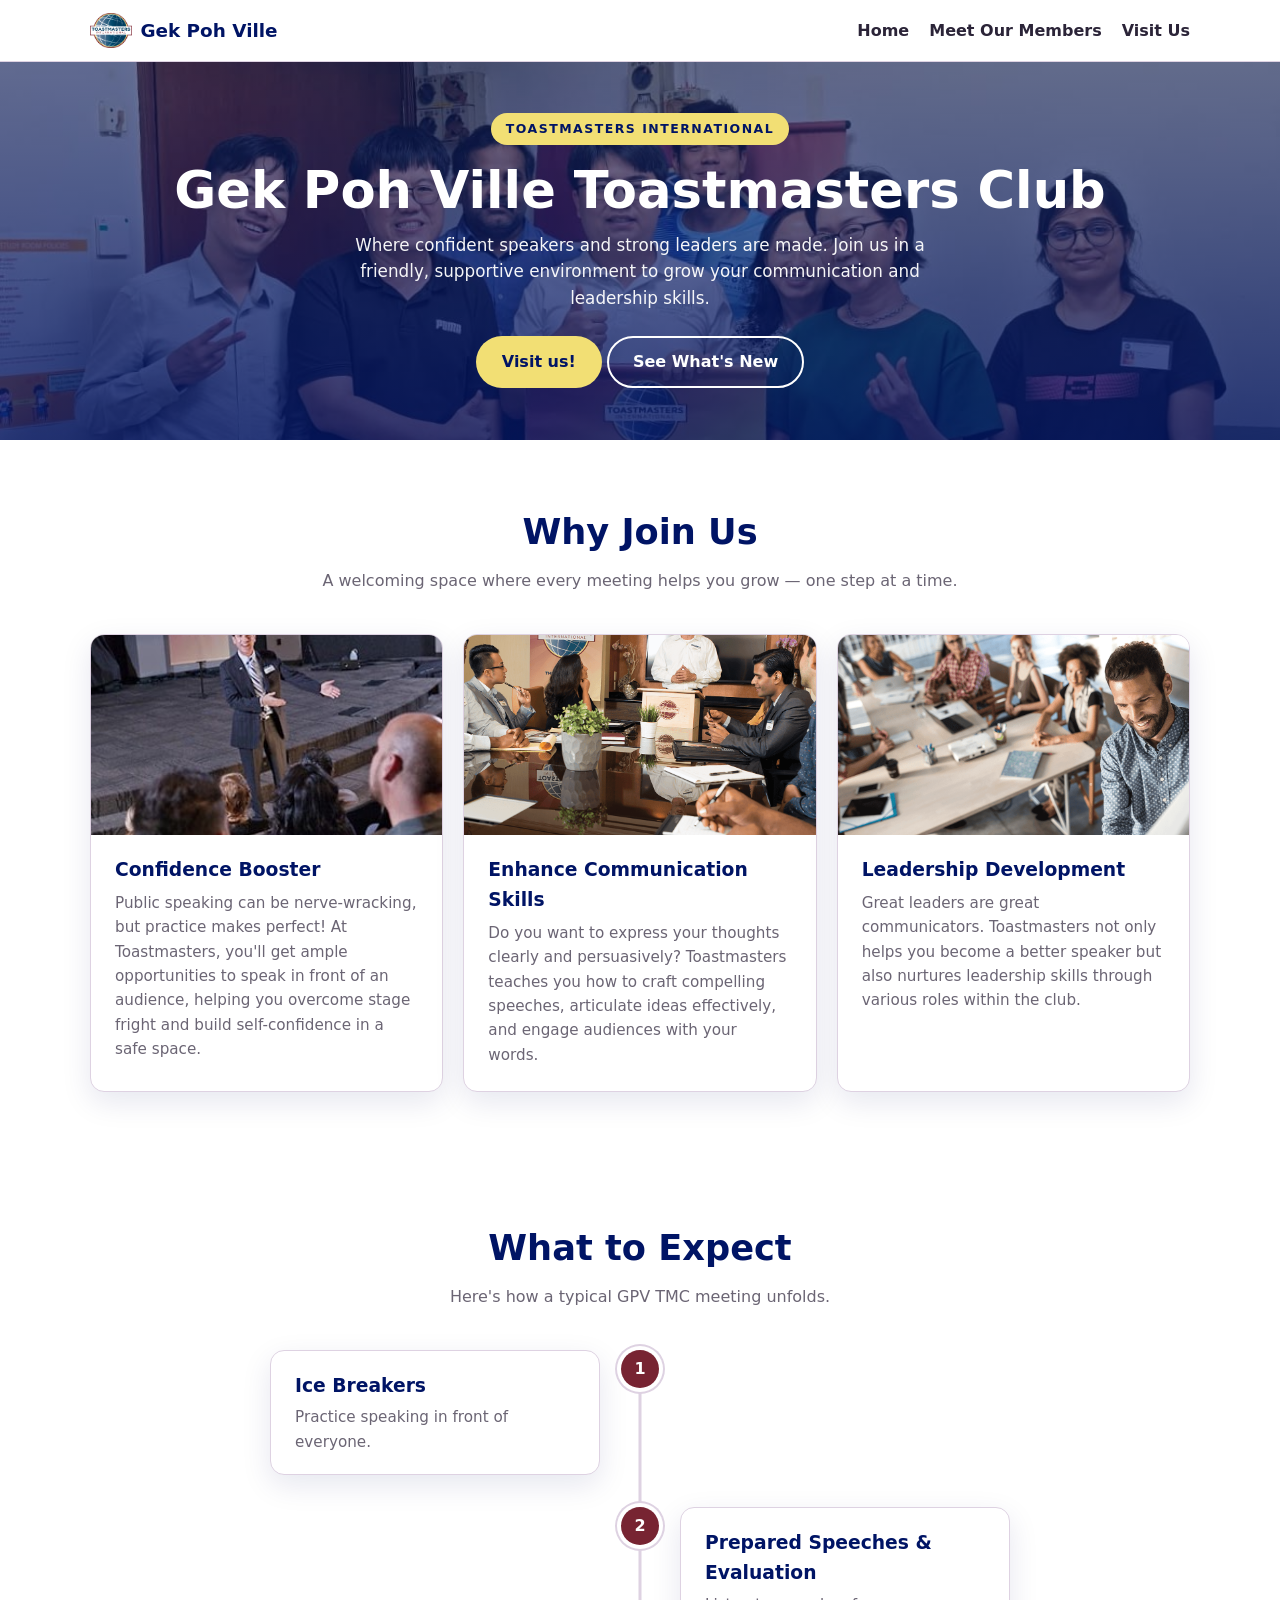
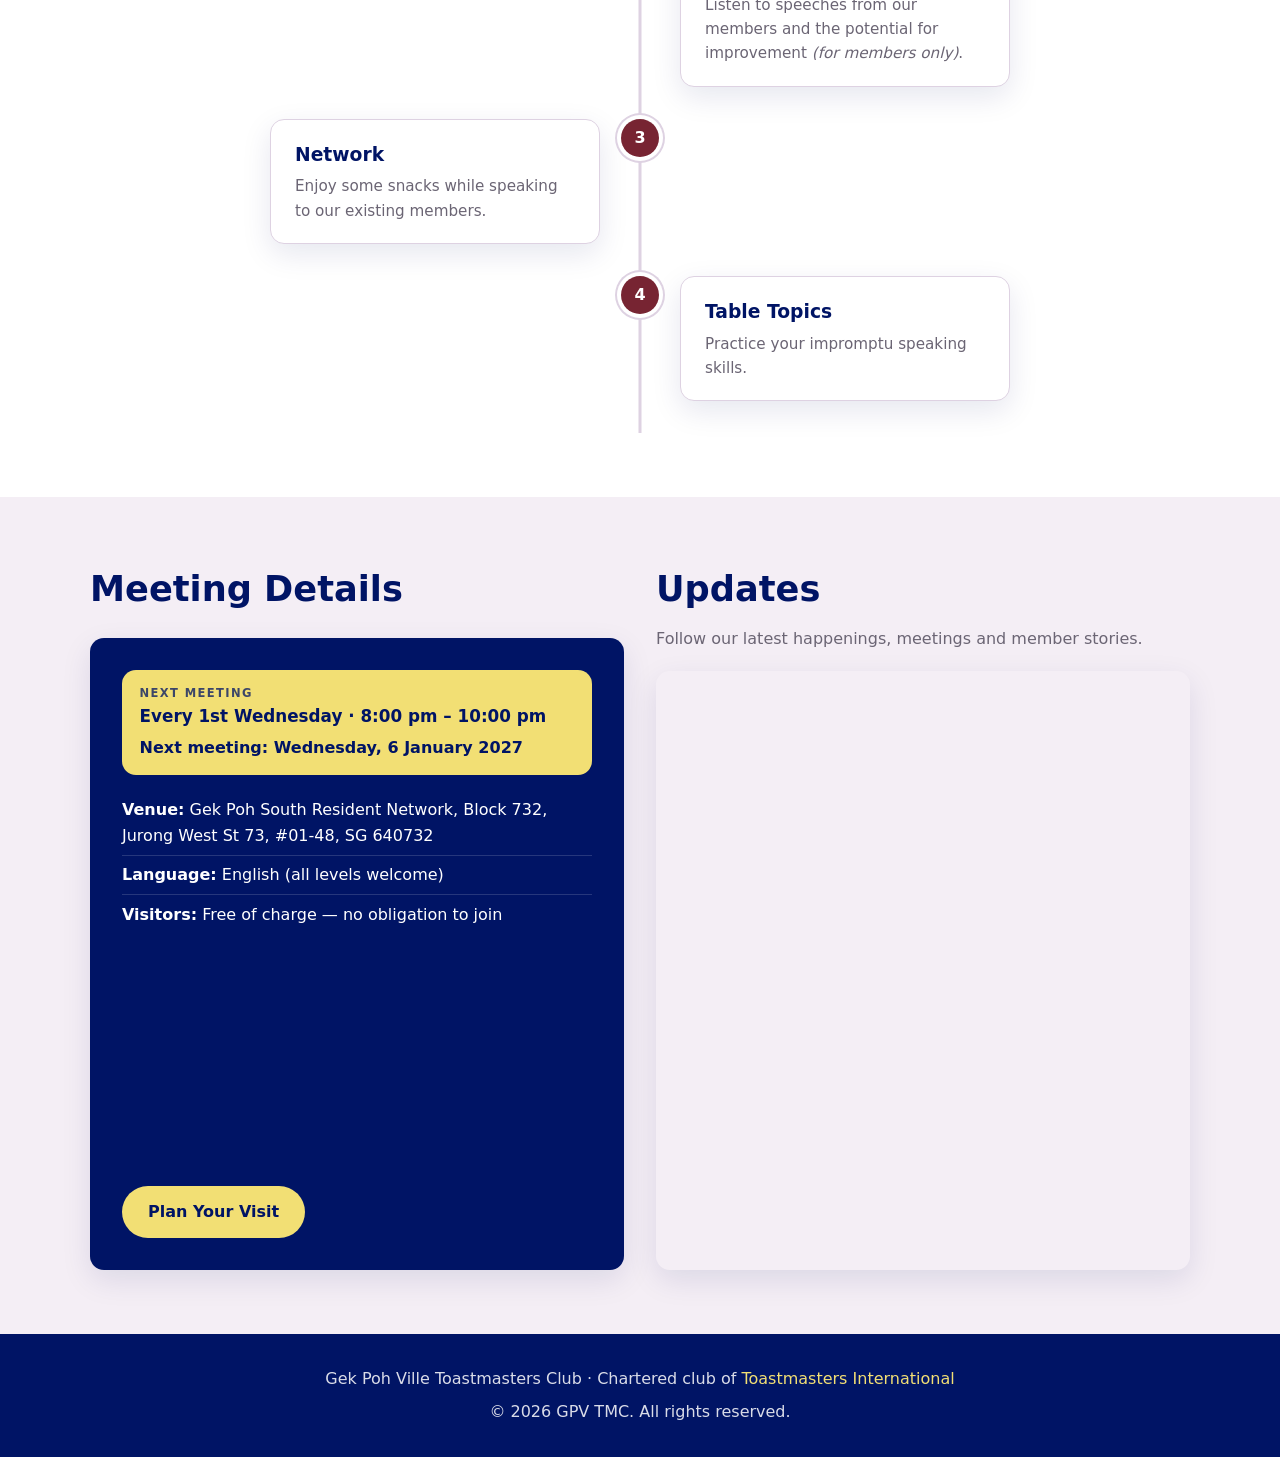
<file: index.html>
<!DOCTYPE html>
<html lang="en">
<head>
  <meta charset="UTF-8">
  <meta name="viewport" content="width=device-width, initial-scale=1.0">
  <title>Gek Poh Ville Toastmasters Club | Join Us</title>
  <meta name="description" content="Join Gek Poh Ville Toastmasters Club — build confidence, communication and leadership skills in a friendly, supportive environment. Visitors always welcome.">
  <link rel="stylesheet" href="css/style.css">
</head>
<body>

  <header class="site-header">
    <div class="container">
      <div class="brand">
        <img class="brand-logo" src="assets/tmc logo.png" alt="Toastmasters logo">
        Gek Poh Ville
      </div>
      <nav class="nav">
        <a href="index.html">Home</a>
        <a href="members.html">Meet Our Members</a>
        <a href="visit.html">Visit Us</a>
      </nav>
    </div>
  </header>

  <section class="hero">
    <img class="banner" src="assets/banner_image.jpg" alt="Gek Poh Ville Toastmasters Club meeting">
    <div class="overlay"></div>
    <div class="hero-content">
      <span class="kicker">Toastmasters International</span>
      <h1>Gek Poh Ville Toastmasters Club</h1>
      <p>Where confident speakers and strong leaders are made. Join us in a friendly, supportive environment to grow your communication and leadership skills.</p>
      <a href="visit.html" class="btn btn-gold">Visit us!</a>
      <a href="#updates" class="btn btn-outline">See What's New</a>
    </div>
  </section>

  <section class="section" id="why">
    <div class="container">
      <div class="section-head">
        <h2>Why Join Us</h2>
        <p>A welcoming space where every meeting helps you grow — one step at a time.</p>
      </div>
      <div class="grid grid-3">
        <div class="card card-img">
          <img src="assets/column1.jpg" alt="Confidence Booster">
          <h3>Confidence Booster</h3>
          <p>Public speaking can be nerve-wracking, but practice makes perfect! At Toastmasters, you'll get ample opportunities to speak in front of an audience, helping you overcome stage fright and build self-confidence in a safe space.</p>
        </div>
        <div class="card card-img">
          <img src="assets/column2.png" alt="Enhance Communication Skills">
          <h3>Enhance Communication Skills</h3>
          <p>Do you want to express your thoughts clearly and persuasively? Toastmasters teaches you how to craft compelling speeches, articulate ideas effectively, and engage audiences with your words.</p>
        </div>
        <div class="card card-img">
          <img src="assets/column3.png" alt="Leadership Development">
          <h3>Leadership Development</h3>
          <p>Great leaders are great communicators. Toastmasters not only helps you become a better speaker but also nurtures leadership skills through various roles within the club.</p>
        </div>
      </div>
    </div>
  </section>

  <section class="section" id="expect">
    <div class="container">
      <div class="section-head">
        <h2>What to Expect</h2>
        <p>Here's how a typical GPV TMC meeting unfolds.</p>
      </div>
      <div class="timeline">
        <div class="timeline-item">
          <div class="timeline-card">
            <h3>Ice Breakers</h3>
            <p>Practice speaking in front of everyone.</p>
          </div>
          <span class="timeline-dot">1</span>
        </div>
        <div class="timeline-item">
          <div class="timeline-card">
            <h3>Prepared Speeches &amp; Evaluation</h3>
            <p>Listen to speeches from our members and the potential for improvement <em>(for members only)</em>.</p>
          </div>
          <span class="timeline-dot">2</span>
        </div>
        <div class="timeline-item">
          <div class="timeline-card">
            <h3>Network</h3>
            <p>Enjoy some snacks while speaking to our existing members.</p>
          </div>
          <span class="timeline-dot">3</span>
        </div>
        <div class="timeline-item">
          <div class="timeline-card">
            <h3>Table Topics</h3>
            <p>Practice your impromptu speaking skills.</p>
          </div>
          <span class="timeline-dot">4</span>
        </div>
      </div>
    </div>
  </section>

  <section class="section section-alt split-section" id="updates">
    <div class="container">
      <div class="split">
        <div class="split-col">
          <div class="section-head text-left">
            <h2>Meeting Details</h2>
          </div>
          <div class="meeting">
            <div class="meeting-next">
              <span class="next-label">Next Meeting</span>
              <strong>Every 1st Wednesday · 8:00 pm – 10:00 pm</strong>
              <span class="next-date" id="next-meeting-date"></span>
            </div>
            <ul>
              <li><strong>Venue:</strong> Gek Poh South Resident Network, Block 732, Jurong West St 73, #01-48, SG 640732</li>
              <li><strong>Language:</strong> English (all levels welcome)</li>
              <li><strong>Visitors:</strong> Free of charge — no obligation to join</li>
            </ul>
            <iframe class="map" src="https://maps.google.com/maps?q=Blk%20732%20Jurong%20West%20St%2073%2C%20%2301-48%2C%20Singapore%20640732&t=&z=16&ie=UTF8&iwloc=&output=embed" width="100%" height="220" style="border:0;" allowfullscreen loading="lazy" referrerpolicy="no-referrer-when-downgrade"></iframe>
            <a href="visit.html" class="btn btn-gold">Plan Your Visit</a>
          </div>
        </div>
        <div class="split-col">
          <div class="section-head text-left">
            <h2>Updates</h2>
            <p>Follow our latest happenings, meetings and member stories.</p>
          </div>
          <div class="updates-wrap">
            <iframe src="https://www.facebook.com/plugins/page.php?href=https%3A%2F%2Fwww.facebook.com%2FGPVTMC&tabs=timeline&width=500&height=500&small_header=false&adapt_container_width=true&hide_cover=false&show_facepile=true" width="500" height="500" style="border:none;overflow:hidden" scrolling="no" frameborder="0" allowfullscreen="true" allow="autoplay; clipboard-write; encrypted-media; picture-in-picture; web-share"></iframe>
          </div>
        </div>
      </div>
    </div>
  </section>

  <footer class="site-footer">
    <div class="container">
      <p>Gek Poh Ville Toastmasters Club · Chartered club of <a href="https://www.toastmasters.org" target="_blank" rel="noopener">Toastmasters International</a></p>
      <p style="margin-top:0.5rem;">© 2026 GPV TMC. All rights reserved.</p>
    </div>
  </footer>

  <script src="js/main.js"></script>
</body>
</html>
</file>
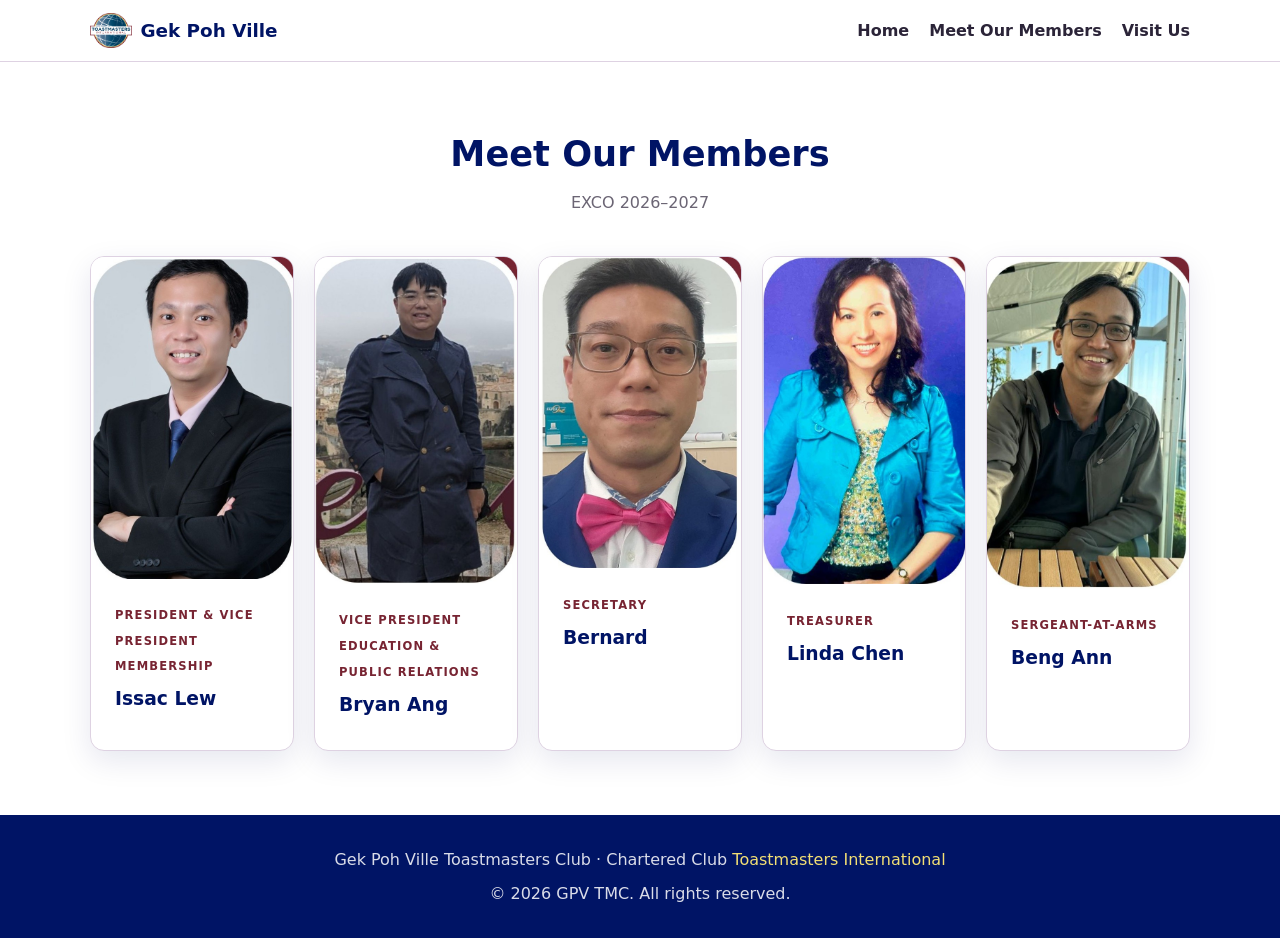
<file: members.html>
<!DOCTYPE html>
<html lang="en">
<head>
  <meta charset="UTF-8">
  <meta name="viewport" content="width=device-width, initial-scale=1.0">
  <title>Gek Poh Ville TMC | Meet Our Members</title>
  <meta name="description" content="Meet the Executive Committee of Gek Poh Ville Toastmasters Club.">
  <link rel="stylesheet" href="css/style.css">
</head>
<body>

  <header class="site-header">
    <div class="container">
      <div class="brand">
        <img class="brand-logo" src="assets/tmc logo.png" alt="Toastmasters logo">
        Gek Poh Ville
      </div>
      <nav class="nav">
        <a href="index.html">Home</a>
        <a href="members.html">Meet Our Members</a>
        <a href="visit.html">Visit Us</a>
      </nav>
    </div>
  </header>

  <section class="section">
    <div class="container">
      <div class="section-head">
        <h2>Meet Our Members</h2>
        <p>EXCO 2026–2027</p>
      </div>
      <div class="grid grid-5 exco">
        <div class="card member">
          <div class="member-photo">
            <img src="assets/Exco/Issac Lew.jpeg" alt="Issac Lew">
          </div>
          <div class="member-info">
            <span class="member-role">President &amp; Vice President Membership</span>
            <h3>Issac Lew</h3>


          </div>
        </div>
        <div class="card member">
          <div class="member-photo">
            <img src="assets/Exco/Bryan Ang.jpeg" alt="Bryan Ang">
          </div>
          <div class="member-info">
            <span class="member-role">Vice President Education &amp; Public Relations</span>
            <h3>Bryan Ang</h3>

          </div>
        </div>
        <div class="card member">
          <div class="member-photo">
            <img src="assets/Exco/Bernard.jpeg" alt="Bernard">
          </div>
          <div class="member-info">
            <span class="member-role">Secretary</span>
            <h3>Bernard</h3>

          </div>
        </div>
        <div class="card member">
          <div class="member-photo">
            <img src="assets/Exco/Linda.jpeg" alt="Linda Chen">
          </div>
          <div class="member-info">
            <span class="member-role">Treasurer</span>
            <h3>Linda Chen</h3>

          </div>
        </div>
        <div class="card member">
          <div class="member-photo">
            <img src="assets/Exco/Beng Ann.jpeg" alt="Beng Ann">
          </div>
          <div class="member-info">
            <span class="member-role">Sergeant-At-Arms</span>
            <h3>Beng Ann</h3>

          </div>
        </div>
      </div>
    </div>
  </section>

  <footer class="site-footer">
    <div class="container">
      <p>Gek Poh Ville Toastmasters Club · Chartered Club <a href="https://www.toastmasters.org" target="_blank" rel="noopener">Toastmasters International</a></p>
      <p style="margin-top:0.5rem;">© 2026 GPV TMC. All rights reserved.</p>
    </div>
  </footer>

</body>
</html>
</file>
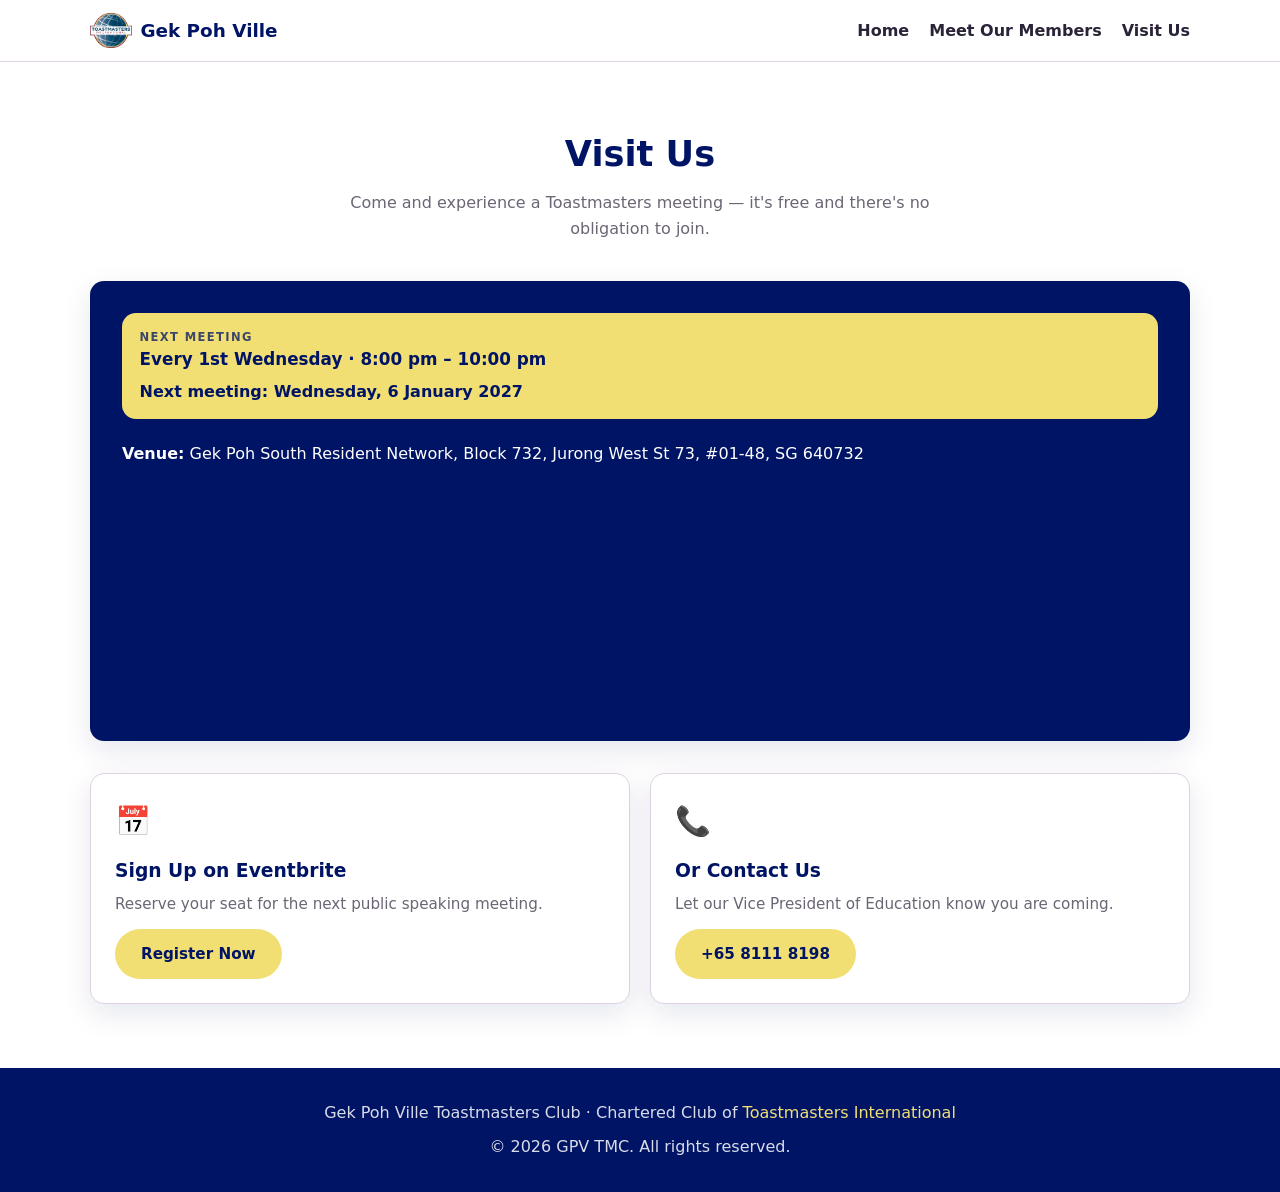
<file: visit.html>
<!DOCTYPE html>
<html lang="en">
<head>
  <meta charset="UTF-8">
  <meta name="viewport" content="width=device-width, initial-scale=1.0">
  <title>Gek Poh Ville TMC | Visit Us</title>
  <meta name="description" content="Visiting Gek Poh Ville Toastmasters Club is free of charge. Sign up on Eventbrite or contact our Vice President of Education to book your first visit.">
  <link rel="stylesheet" href="css/style.css">
</head>
<body>

  <header class="site-header">
    <div class="container">
      <div class="brand">
        <img class="brand-logo" src="assets/tmc logo.png" alt="Toastmasters logo">
        Gek Poh Ville
      </div>
      <nav class="nav">
        <a href="index.html">Home</a>
        <a href="members.html">Meet Our Members</a>
        <a href="visit.html">Visit Us</a>
      </nav>
    </div>
  </header>

  <section class="section">
    <div class="container">
      <div class="section-head">
        <h2>Visit Us</h2>
        <p>Come and experience a Toastmasters meeting — it's free and there's no obligation to join.</p>
      </div>


      <div class="meeting visit-meeting">
        <div class="meeting-next">
          <span class="next-label">Next Meeting</span>
          <strong>Every 1st Wednesday · 8:00 pm – 10:00 pm</strong>
          <span class="next-date" id="next-meeting-date"></span>
        </div>
        <ul>
          <li><strong>Venue:</strong> Gek Poh South Resident Network, Block 732, Jurong West St 73, #01-48, SG 640732</li>
        </ul>
        <iframe class="map" src="https://maps.google.com/maps?q=Blk%20732%20Jurong%20West%20St%2073%2C%20%2301-48%2C%20Singapore%20640732&t=&z=16&ie=UTF8&iwloc=&output=embed" width="100%" height="220" style="border:0;" allowfullscreen loading="lazy" referrerpolicy="no-referrer-when-downgrade"></iframe>
      </div>

      <div class="grid grid-2">
        <div class="card">
          <div class="icon">📅</div>
          <h3>Sign Up on Eventbrite</h3>
          <p>Reserve your seat for the next public speaking meeting.</p>
          <p style="margin-top:0.75rem;"><a href="https://www.eventbrite.com/e/gek-poh-ville-toastmasters-public-speaking-meeting-tickets-1992279998105?aff=ebdssbdestsearch" target="_blank" rel="noopener" class="btn btn-gold">Register Now</a></p>
        </div>
        <div class="card">
          <div class="icon">📞</div>
          <h3>Or Contact Us</h3>
          <p>Let our Vice President of Education know you are coming.</p>
          <p style="margin-top:0.75rem;"><a href="tel:+6581118198" class="btn btn-gold">+65 8111 8198</a></p>
        </div>
      </div>
    </div>
  </section>

  <footer class="site-footer">
    <div class="container">
      <p>Gek Poh Ville Toastmasters Club · Chartered Club of <a href="https://www.toastmasters.org" target="_blank" rel="noopener">Toastmasters International</a></p>
      <p style="margin-top:0.5rem;">© 2026 GPV TMC. All rights reserved.</p>
    </div>
  </footer>

<script src="js/main.js"></script>
</body>
</html>
</file>
<file: css/style.css>
/* =========================================================
   Gek Poh Ville Toastmasters Club - shared stylesheet
   Reusable across all pages of the site.
   ========================================================= */

:root {
  --purple: #772432;       /* true maroon */
  --purple-dark: #001465;  /* loyal blue */
  --gold: #f2df74;         /* happy yellow */
  --cool-gray: #a982b1;    /* cool gray */
  --ink: #2b2438;
  --muted: #6b6574;
  --bg: #ffffff;
  --bg-soft: #f4eef5;
  --border: #ded2e2;
  --radius: 14px;
  --shadow: 0 10px 30px rgba(0, 20, 101, 0.10);
}

* {
  margin: 0;
  padding: 0;
  box-sizing: border-box;
}

html {
  scroll-behavior: smooth;
}

body {
  font-family: "Segoe UI", system-ui, -apple-system, Arial, sans-serif;
  color: var(--ink);
  background: var(--bg);
  line-height: 1.6;
}

a {
  color: var(--purple);
  text-decoration: none;
}

a:hover {
  text-decoration: underline;
}

img {
  max-width: 100%;
  display: block;
}

.container {
  width: min(1100px, 92%);
  margin: 0 auto;
}

/* ---------- Header / nav ---------- */

.site-header {
  position: sticky;
  top: 0;
  z-index: 50;
  background: rgba(255, 255, 255, 0.92);
  backdrop-filter: blur(8px);
  border-bottom: 1px solid var(--border);
}

.site-header .container {
  display: flex;
  align-items: center;
  justify-content: space-between;
  padding: 0.8rem 0;
}

.brand {
  font-weight: 700;
  font-size: 1.15rem;
  color: var(--purple-dark);
  display: flex;
  align-items: center;
  gap: 0.5rem;
}

.brand .brand-logo {
  height: 2.2rem;
  width: auto;
}

.nav {
  display: flex;
  gap: 1.25rem;
  align-items: center;
}

.nav a {
  color: var(--ink);
  font-weight: 600;
}

.nav a:hover {
  color: var(--purple);
  text-decoration: none;
}

.nav .nav-cta {
  background: var(--purple);
  color: #fff;
  padding: 0.5rem 1rem;
  border-radius: 999px;
  font-weight: 700;
}

.nav .nav-cta:hover {
  background: var(--purple-dark);
  color: #fff;
}

/* ---------- Banner / hero ---------- */

.hero {
  position: relative;
  height: 42vh;
  min-height: 300px;
  display: flex;
  align-items: center;
  justify-content: center;
  text-align: center;
  overflow: hidden;
}

.hero img.banner {
  position: absolute;
  inset: 0;
  width: 100%;
  height: 100%;
  object-fit: cover;
}

.hero .overlay {
  position: absolute;
  inset: 0;
  background: linear-gradient(180deg, rgba(0, 20, 101, 0.45), rgba(0, 20, 101, 0.78));
}

.hero .hero-content {
  position: relative;
  color: #fff;
  padding: 1rem;
}

.hero .kicker {
  display: inline-block;
  background: var(--gold);
  color: var(--purple-dark);
  font-size: 0.78rem;
  font-weight: 800;
  letter-spacing: 0.12em;
  text-transform: uppercase;
  padding: 0.35rem 0.9rem;
  border-radius: 999px;
  margin-bottom: 1rem;
}

.hero h1 {
  font-size: clamp(2rem, 5vw, 3.2rem);
  line-height: 1.15;
  margin-bottom: 0.75rem;
}

.hero p {
  max-width: 640px;
  margin: 0 auto 1.5rem;
  font-size: 1.05rem;
  opacity: 0.95;
}

/* ---------- Buttons ---------- */

.btn {
  display: inline-block;
  padding: 0.7rem 1.5rem;
  border-radius: 999px;
  font-weight: 700;
  border: 2px solid transparent;
  cursor: pointer;
}

.btn-gold {
  background: var(--gold);
  color: var(--purple-dark);
}

.btn-gold:hover {
  filter: brightness(1.05);
  text-decoration: none;
}

.btn-outline {
  background: transparent;
  color: #fff;
  border-color: #fff;
}

.btn-outline:hover {
  background: #fff;
  color: var(--purple-dark);
  text-decoration: none;
}

/* ---------- Sections ---------- */

.section {
  padding: 4rem 0;
}

.section-alt {
  background: var(--bg-soft);
}

.section-head {
  text-align: center;
  max-width: 640px;
  margin: 0 auto 2.5rem;
}

.section-head h2 {
  font-size: clamp(1.6rem, 3vw, 2.2rem);
  color: var(--purple-dark);
}

.section-head p {
  color: var(--muted);
  margin-top: 0.5rem;
}

/* ---------- Cards (why join) ---------- */

.grid {
  display: grid;
  gap: 1.25rem;
}

.grid-3 {
  grid-template-columns: repeat(3, 1fr);
}

.grid-2 {
  grid-template-columns: repeat(2, 1fr);
}

.grid-5 {
  grid-template-columns: repeat(5, 1fr);
}

.visit-note {
  background: var(--purple);
  color: #fff;
  border-radius: var(--radius);
  padding: 1.1rem 1.5rem;
  text-align: center;
  font-weight: 700;
  margin-bottom: 2rem;
  box-shadow: var(--shadow);
}

.visit-meeting {
  margin-bottom: 2rem;
}

.card {
  background: #fff;
  border: 1px solid var(--border);
  border-radius: var(--radius);
  padding: 1.5rem;
  box-shadow: var(--shadow);
}

.card .icon {
  font-size: 1.8rem;
  margin-bottom: 0.75rem;
}

.card h3 {
  color: var(--purple-dark);
  margin-bottom: 0.4rem;
}

.card p {
  color: var(--muted);
  font-size: 0.95rem;
}

.card-img {
  padding: 0;
  overflow: hidden;
  display: flex;
  flex-direction: column;
}

.card-img img {
  width: 100%;
  height: 200px;
  object-fit: cover;
}

.card-img h3 {
  margin: 1.25rem 1.5rem 0.4rem;
}

.card-img p {
  margin: 0 1.5rem 1.5rem;
}

/* ---------- Timeline (what to expect) ---------- */

.timeline {
  position: relative;
  max-width: 820px;
  margin: 0 auto;
}

.timeline::before {
  content: "";
  position: absolute;
  top: 0;
  bottom: 0;
  left: 50%;
  width: 3px;
  background: var(--border);
  transform: translateX(-50%);
}

.timeline-item {
  position: relative;
  width: 50%;
  padding: 0 2.5rem 2rem;
}

.timeline-item:nth-child(odd) {
  left: 0;
}

.timeline-item:nth-child(even) {
  left: 50%;
}

.timeline-dot {
  position: absolute;
  top: 0;
  width: 2.4rem;
  height: 2.4rem;
  display: flex;
  align-items: center;
  justify-content: center;
  border-radius: 50%;
  background: var(--purple);
  color: #fff;
  font-weight: 800;
  box-shadow: 0 0 0 4px #fff, 0 0 0 6px var(--border);
}

.timeline-item:nth-child(odd) .timeline-dot {
  right: -1.2rem;
}

.timeline-item:nth-child(even) .timeline-dot {
  left: -1.2rem;
}

.timeline-card {
  background: #fff;
  border: 1px solid var(--border);
  border-radius: var(--radius);
  box-shadow: var(--shadow);
  padding: 1.25rem 1.5rem;
}

.timeline-card h3 {
  color: var(--purple-dark);
  margin-bottom: 0.3rem;
}

.timeline-card p {
  color: var(--muted);
  margin: 0;
  font-size: 0.95rem;
}

/* ---------- Split (meeting + updates) ---------- */

.split {
  display: grid;
  grid-template-columns: 1fr 1fr;
  gap: 2rem;
  align-items: stretch;
}

.split-col {
  display: flex;
  flex-direction: column;
}

.section-head.text-left {
  text-align: left;
  margin: 0 0 1.25rem;
}

/* ---------- Meeting info ---------- */

.meeting {
  background: var(--purple-dark);
  color: #fff;
  border-radius: var(--radius);
  padding: 2rem;
  box-shadow: var(--shadow);
}

.meeting h3 {
  color: var(--gold);
  margin-bottom: 0.5rem;
}

.meeting ul {
  list-style: none;
  margin: 1rem 0;
}

.meeting li {
  padding: 0.4rem 0;
  border-bottom: 1px solid rgba(255, 255, 255, 0.15);
}

.meeting li:last-child {
  border-bottom: none;
}

.meeting .btn {
  margin-top: 1rem;
}

.meeting .map {
  margin-top: 1rem;
  border-radius: var(--radius);
  display: block;
}

.meeting-next {
  background: var(--gold);
  color: var(--purple-dark);
  border-radius: var(--radius);
  padding: 0.9rem 1.1rem;
  display: flex;
  flex-direction: column;
  margin-bottom: 1rem;
}

.meeting-next .next-label {
  font-size: 0.72rem;
  font-weight: 800;
  letter-spacing: 0.12em;
  text-transform: uppercase;
  opacity: 0.75;
}

.meeting-next strong {
  font-size: 1.05rem;
}

.meeting-next .next-date {
  margin-top: 0.35rem;
  font-weight: 700;
}

.exco {
  margin-top: 1.5rem;
}

.member {
  padding: 0;
  overflow: hidden;
  display: flex;
  flex-direction: column;
}

.member-photo {
  overflow: hidden;
}

.member-photo img {
  width: 100%;
  height: auto;
  display: block;
}

.member-info {
  padding: 1.4rem 1.5rem;
}

.member-role {
  font-size: 0.72rem;
  font-weight: 800;
  letter-spacing: 0.1em;
  text-transform: uppercase;
  color: var(--purple);
}

.member h3 {
  margin-top: 0.4rem;
  margin-bottom: 0.5rem;
}

.member h3 em {
  font-style: normal;
  font-weight: 600;
  color: var(--muted);
  font-size: 0.85em;
}

.member-contact {
  margin: 0;
  display: flex;
  flex-direction: column;
  gap: 0.25rem;
  font-size: 0.92rem;
}

.member-contact a {
  color: var(--muted);
  font-weight: 600;
}

.member-contact a:hover {
  color: var(--purple);
}

/* ---------- Updates (Facebook) ---------- */

.updates-wrap {
  flex: 1;
  min-height: 500px;
}

.updates-wrap iframe {
  border: none;
  overflow: hidden;
  border-radius: var(--radius);
  box-shadow: var(--shadow);
  width: 100%;
  height: 100%;
  display: block;
}

/* ---------- Footer ---------- */

.site-footer {
  background: var(--purple-dark);
  color: rgba(255, 255, 255, 0.85);
  padding: 2rem 0;
  text-align: center;
}

.site-footer a {
  color: var(--gold);
}

/* ---------- Responsive ---------- */

@media (max-width: 768px) {
  .grid-2,
  .grid-3 {
    grid-template-columns: repeat(2, 1fr);
  }

  .grid-5 {
    grid-template-columns: repeat(2, 1fr);
  }

  .site-header .container {
    flex-direction: column;
    gap: 0.6rem;
  }

  .nav {
    flex-wrap: wrap;
    justify-content: center;
  }

  .hero {
    height: 32vh;
  }

  .timeline::before {
    left: 1.2rem;
  }

  .timeline-item,
  .timeline-item:nth-child(even),
  .timeline-item:nth-child(odd) {
    width: 100%;
    left: 0;
    padding-left: 4rem;
    padding-right: 0;
  }

  .timeline-item .timeline-dot {
    left: 0 !important;
    right: auto !important;
  }

  .split {
    grid-template-columns: 1fr;
  }
}
</file>
